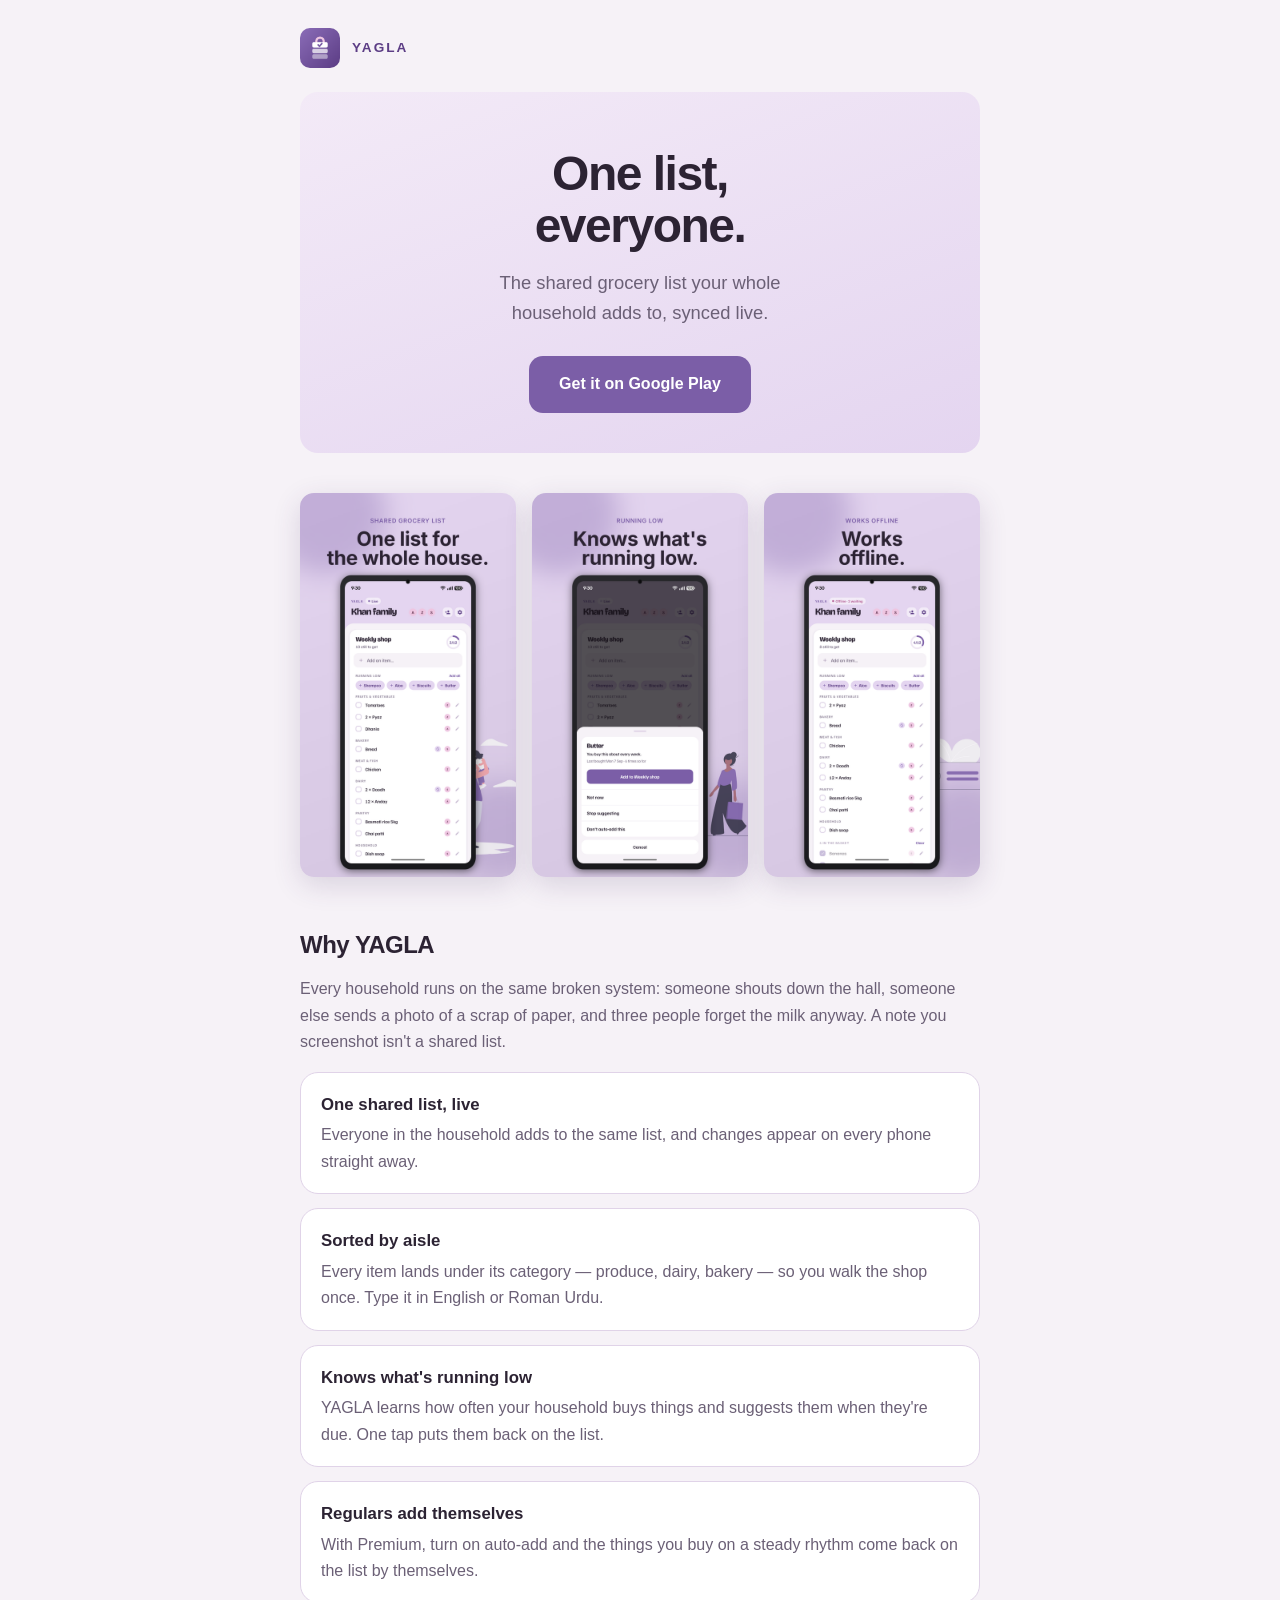
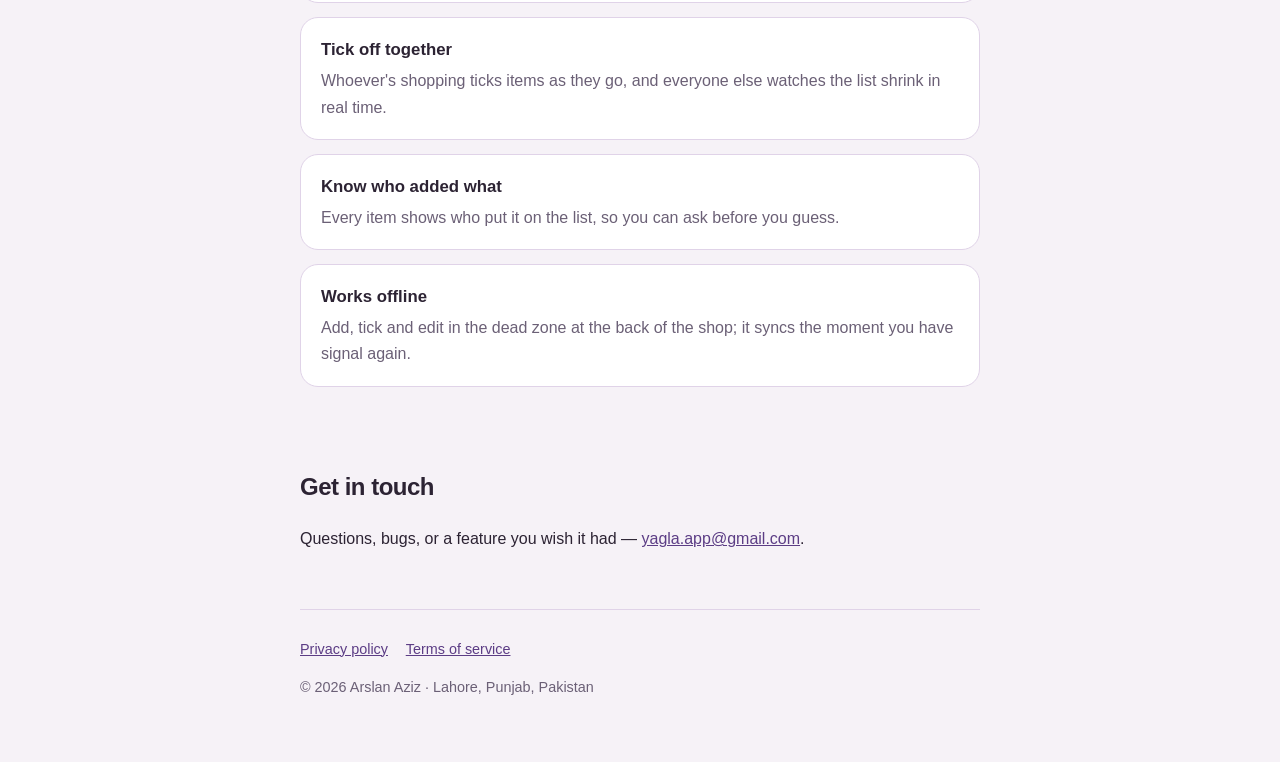
<file: index.html>
<!DOCTYPE html>
<html lang="en">
<head>
<meta charset="utf-8">
<meta name="viewport" content="width=device-width, initial-scale=1">
<title>YAGLA — One shared grocery list for the whole household</title>
<meta name="description" content="YAGLA is a shared household grocery list. Everyone adds to the same list, it is sorted by aisle, it learns what you run out of, and it works offline.">
<link rel="icon" href="assets/icon.png?v=20260915">
<link rel="stylesheet" href="styles.css">
</head>
<body>

<div class="wrap">

  <header class="site">
    <a class="brand" href="index.html">
      <img src="assets/icon.png?v=20260915" alt="YAGLA app icon">
      <span>YAGLA</span>
    </a>
  </header>

  <main>

    <section class="hero">
      <h1>One list,<br>everyone.</h1>
      <p class="lead">The shared grocery list your whole household adds to, synced live.</p>
      <a class="cta" href="https://play.google.com/store/apps/details?id=com.tidoo.yagla">Get it on Google Play</a>
    </section>

    <div class="shots">
      <img src="assets/1.png?v=20260915" alt="YAGLA home screen: the Khan family's shared weekly shop, sorted by category, with Running low suggestions">
      <img src="assets/2.png?v=20260915" alt="Running low: YAGLA notices butter is bought about every week and offers to add it">
      <img src="assets/3.png?v=20260915" alt="The list still working with no signal, with two ticks waiting to sync">
    </div>

    <section>
      <h2>Why YAGLA</h2>
      <p style="color:var(--muted);margin-top:-8px">
        Every household runs on the same broken system: someone shouts down the
        hall, someone else sends a photo of a scrap of paper, and three people
        forget the milk anyway. A note you screenshot isn't a shared list.
      </p>

      <div class="features">
        <div class="feature">
          <h3>One shared list, live</h3>
          <p>Everyone in the household adds to the same list, and changes appear on every phone straight away.</p>
        </div>
        <div class="feature">
          <h3>Sorted by aisle</h3>
          <p>Every item lands under its category — produce, dairy, bakery — so you walk the shop once. Type it in English or Roman Urdu.</p>
        </div>
        <div class="feature">
          <h3>Knows what's running low</h3>
          <p>YAGLA learns how often your household buys things and suggests them when they're due. One tap puts them back on the list.</p>
        </div>
        <div class="feature">
          <h3>Regulars add themselves</h3>
          <p>With Premium, turn on auto-add and the things you buy on a steady rhythm come back on the list by themselves.</p>
        </div>
        <div class="feature">
          <h3>Tick off together</h3>
          <p>Whoever's shopping ticks items as they go, and everyone else watches the list shrink in real time.</p>
        </div>
        <div class="feature">
          <h3>Know who added what</h3>
          <p>Every item shows who put it on the list, so you can ask before you guess.</p>
        </div>
        <div class="feature">
          <h3>Works offline</h3>
          <p>Add, tick and edit in the dead zone at the back of the shop; it syncs the moment you have signal again.</p>
        </div>
      </div>
    </section>

    <section class="contact">
      <h2>Get in touch</h2>
      <p>
        Questions, bugs, or a feature you wish it had —
        <a href="mailto:yagla.app@gmail.com">yagla.app@gmail.com</a>.
      </p>
    </section>

  </main>

  <footer class="site">
    <a href="privacy.html">Privacy policy</a>
    <a href="terms.html">Terms of service</a>
    <p>© 2026 Arslan Aziz · Lahore, Punjab, Pakistan</p>
  </footer>

</div>

</body>
</html>
</file>
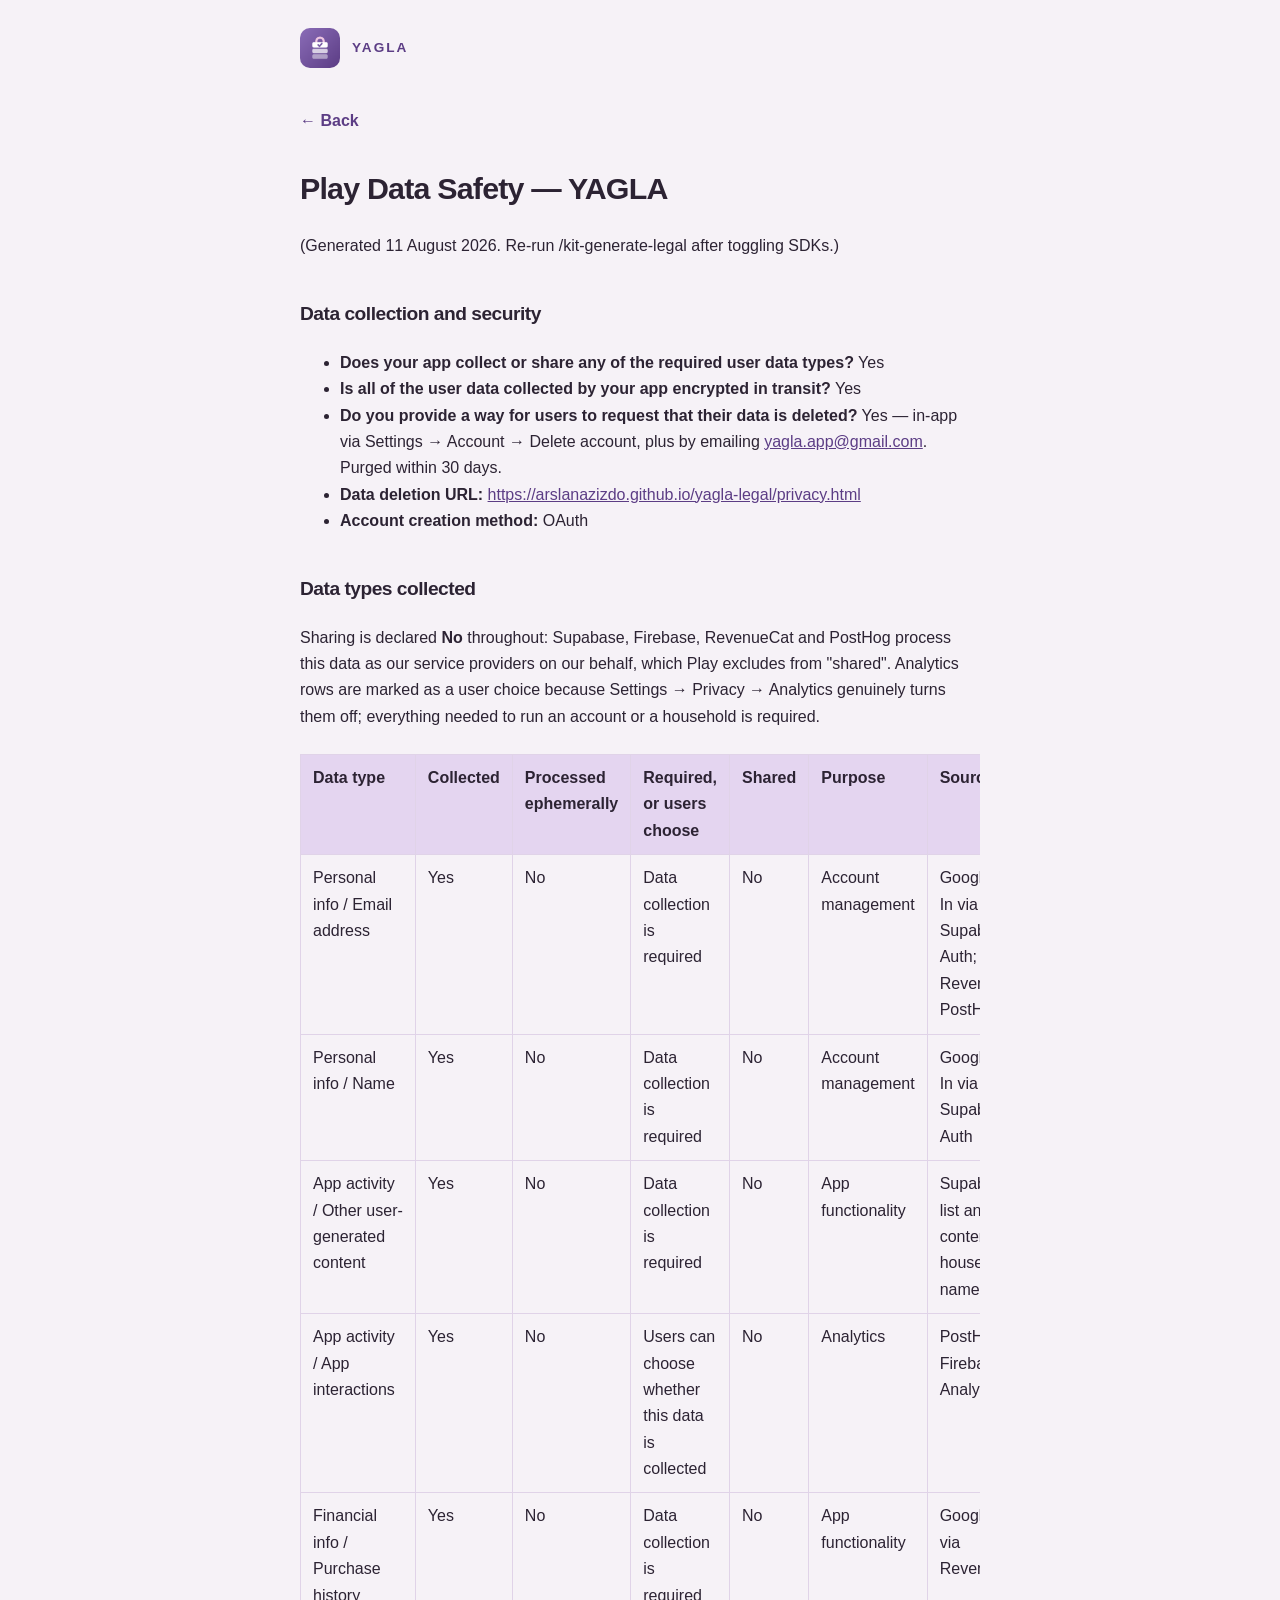
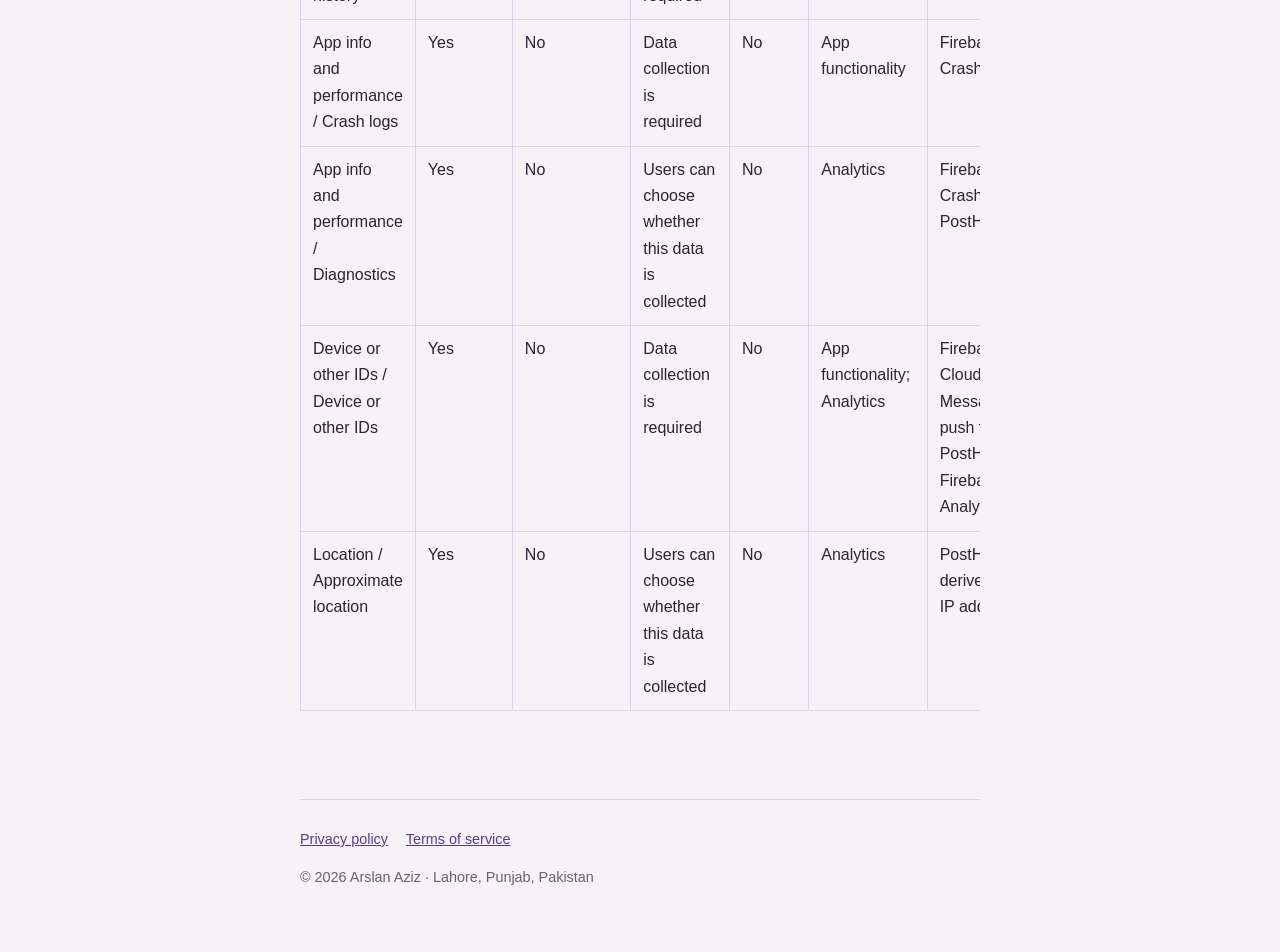
<file: data-safety.html>
<!DOCTYPE html>
<html lang="en">
<head>
<meta charset="utf-8">
<meta name="viewport" content="width=device-width, initial-scale=1">
<title>Data Safety — YAGLA</title>
<meta name="description" content="Reference copy of the Play Data safety answers.">
<meta name="robots" content="noindex, nofollow">
<link rel="icon" href="assets/icon.png">
<link rel="stylesheet" href="styles.css">
</head>
<body>
<div class="wrap">
  <header class="site">
    <a class="brand" href="index.html">
      <img src="assets/icon.png" alt="YAGLA app icon">
      <span>YAGLA</span>
    </a>
  </header>
  <main class="legal">
    <a class="back" href="index.html">← Back</a>
<h1>Play Data Safety — YAGLA</h1>
<p>(Generated 11 August 2026. Re-run /kit-generate-legal after toggling SDKs.)</p>
<h2>Data collection and security</h2>
<ul>
<li><strong>Does your app collect or share any of the required user data types?</strong> Yes</li>
<li><strong>Is all of the user data collected by your app encrypted in transit?</strong> Yes</li>
<li><strong>Do you provide a way for users to request that their data is deleted?</strong> Yes — in-app via
Settings → Account → Delete account, plus by emailing <a href="mailto:yagla.app@gmail.com">yagla.app@gmail.com</a>. Purged within
30 days.</li>
<li><strong>Data deletion URL:</strong> <a href="https://arslanazizdo.github.io/yagla-legal/privacy.html">https://arslanazizdo.github.io/yagla-legal/privacy.html</a></li>
<li><strong>Account creation method:</strong> OAuth</li>
</ul>
<h2>Data types collected</h2>
<p>Sharing is declared <strong>No</strong> throughout: Supabase, Firebase, RevenueCat and PostHog process this
data as our service providers on our behalf, which Play excludes from &quot;shared&quot;. Analytics rows
are marked as a user choice because Settings → Privacy → Analytics genuinely turns them off;
everything needed to run an account or a household is required.</p>
<table>
<thead>
<tr>
<th>Data type</th>
<th>Collected</th>
<th>Processed ephemerally</th>
<th>Required, or users choose</th>
<th>Shared</th>
<th>Purpose</th>
<th>Source</th>
</tr>
</thead>
<tbody><tr>
<td>Personal info / Email address</td>
<td>Yes</td>
<td>No</td>
<td>Data collection is required</td>
<td>No</td>
<td>Account management</td>
<td>Google Sign-In via Supabase Auth; RevenueCat; PostHog</td>
</tr>
<tr>
<td>Personal info / Name</td>
<td>Yes</td>
<td>No</td>
<td>Data collection is required</td>
<td>No</td>
<td>Account management</td>
<td>Google Sign-In via Supabase Auth</td>
</tr>
<tr>
<td>App activity / Other user-generated content</td>
<td>Yes</td>
<td>No</td>
<td>Data collection is required</td>
<td>No</td>
<td>App functionality</td>
<td>Supabase — list and item contents, household names</td>
</tr>
<tr>
<td>App activity / App interactions</td>
<td>Yes</td>
<td>No</td>
<td>Users can choose whether this data is collected</td>
<td>No</td>
<td>Analytics</td>
<td>PostHog; Firebase Analytics</td>
</tr>
<tr>
<td>Financial info / Purchase history</td>
<td>Yes</td>
<td>No</td>
<td>Data collection is required</td>
<td>No</td>
<td>App functionality</td>
<td>Google Play via RevenueCat</td>
</tr>
<tr>
<td>App info and performance / Crash logs</td>
<td>Yes</td>
<td>No</td>
<td>Data collection is required</td>
<td>No</td>
<td>App functionality</td>
<td>Firebase Crashlytics</td>
</tr>
<tr>
<td>App info and performance / Diagnostics</td>
<td>Yes</td>
<td>No</td>
<td>Users can choose whether this data is collected</td>
<td>No</td>
<td>Analytics</td>
<td>Firebase Crashlytics; PostHog</td>
</tr>
<tr>
<td>Device or other IDs / Device or other IDs</td>
<td>Yes</td>
<td>No</td>
<td>Data collection is required</td>
<td>No</td>
<td>App functionality; Analytics</td>
<td>Firebase Cloud Messaging push token; PostHog; Firebase Analytics</td>
</tr>
<tr>
<td>Location / Approximate location</td>
<td>Yes</td>
<td>No</td>
<td>Users can choose whether this data is collected</td>
<td>No</td>
<td>Analytics</td>
<td>PostHog, derived from IP address</td>
</tr>
</tbody></table>

  </main>
  <footer class="site">
    <a href="privacy.html">Privacy policy</a>
    <a href="terms.html">Terms of service</a>
    <p>© 2026 Arslan Aziz · Lahore, Punjab, Pakistan</p>
  </footer>
</div>
</body>
</html>
</file>
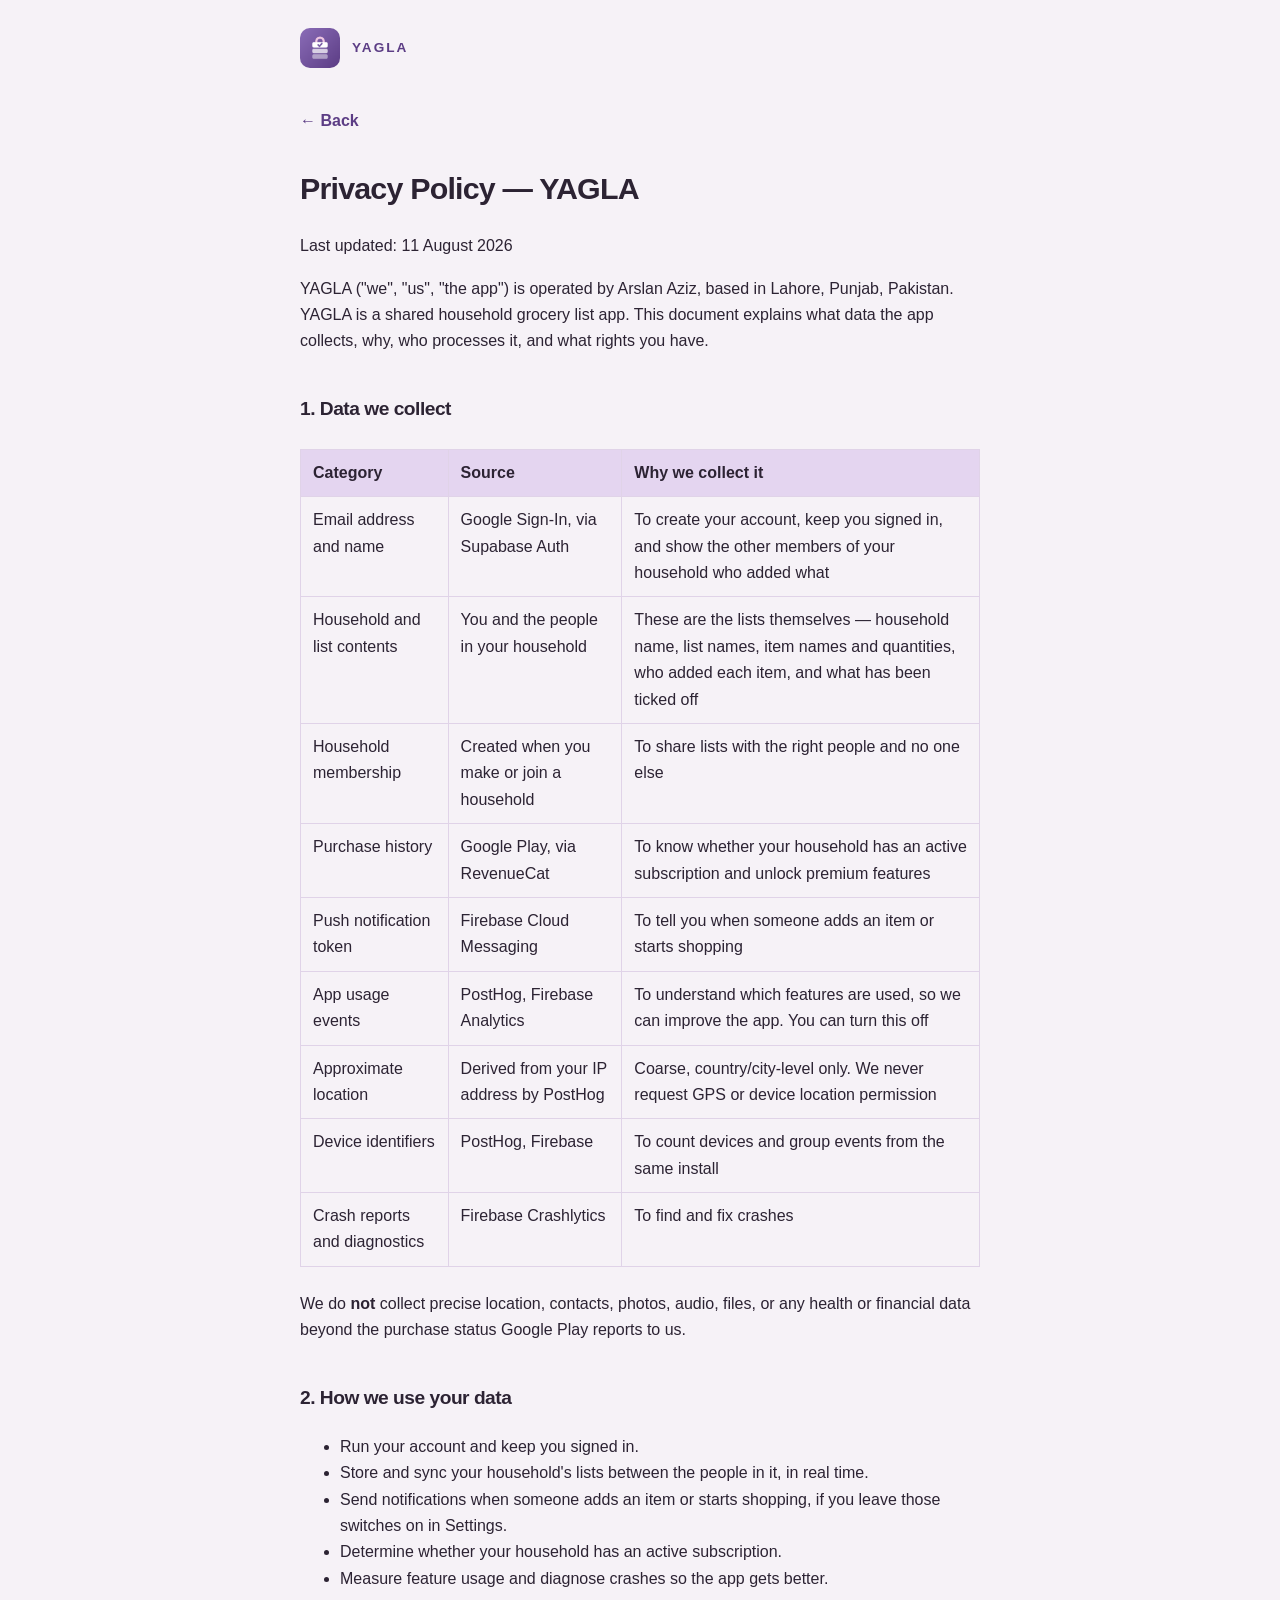
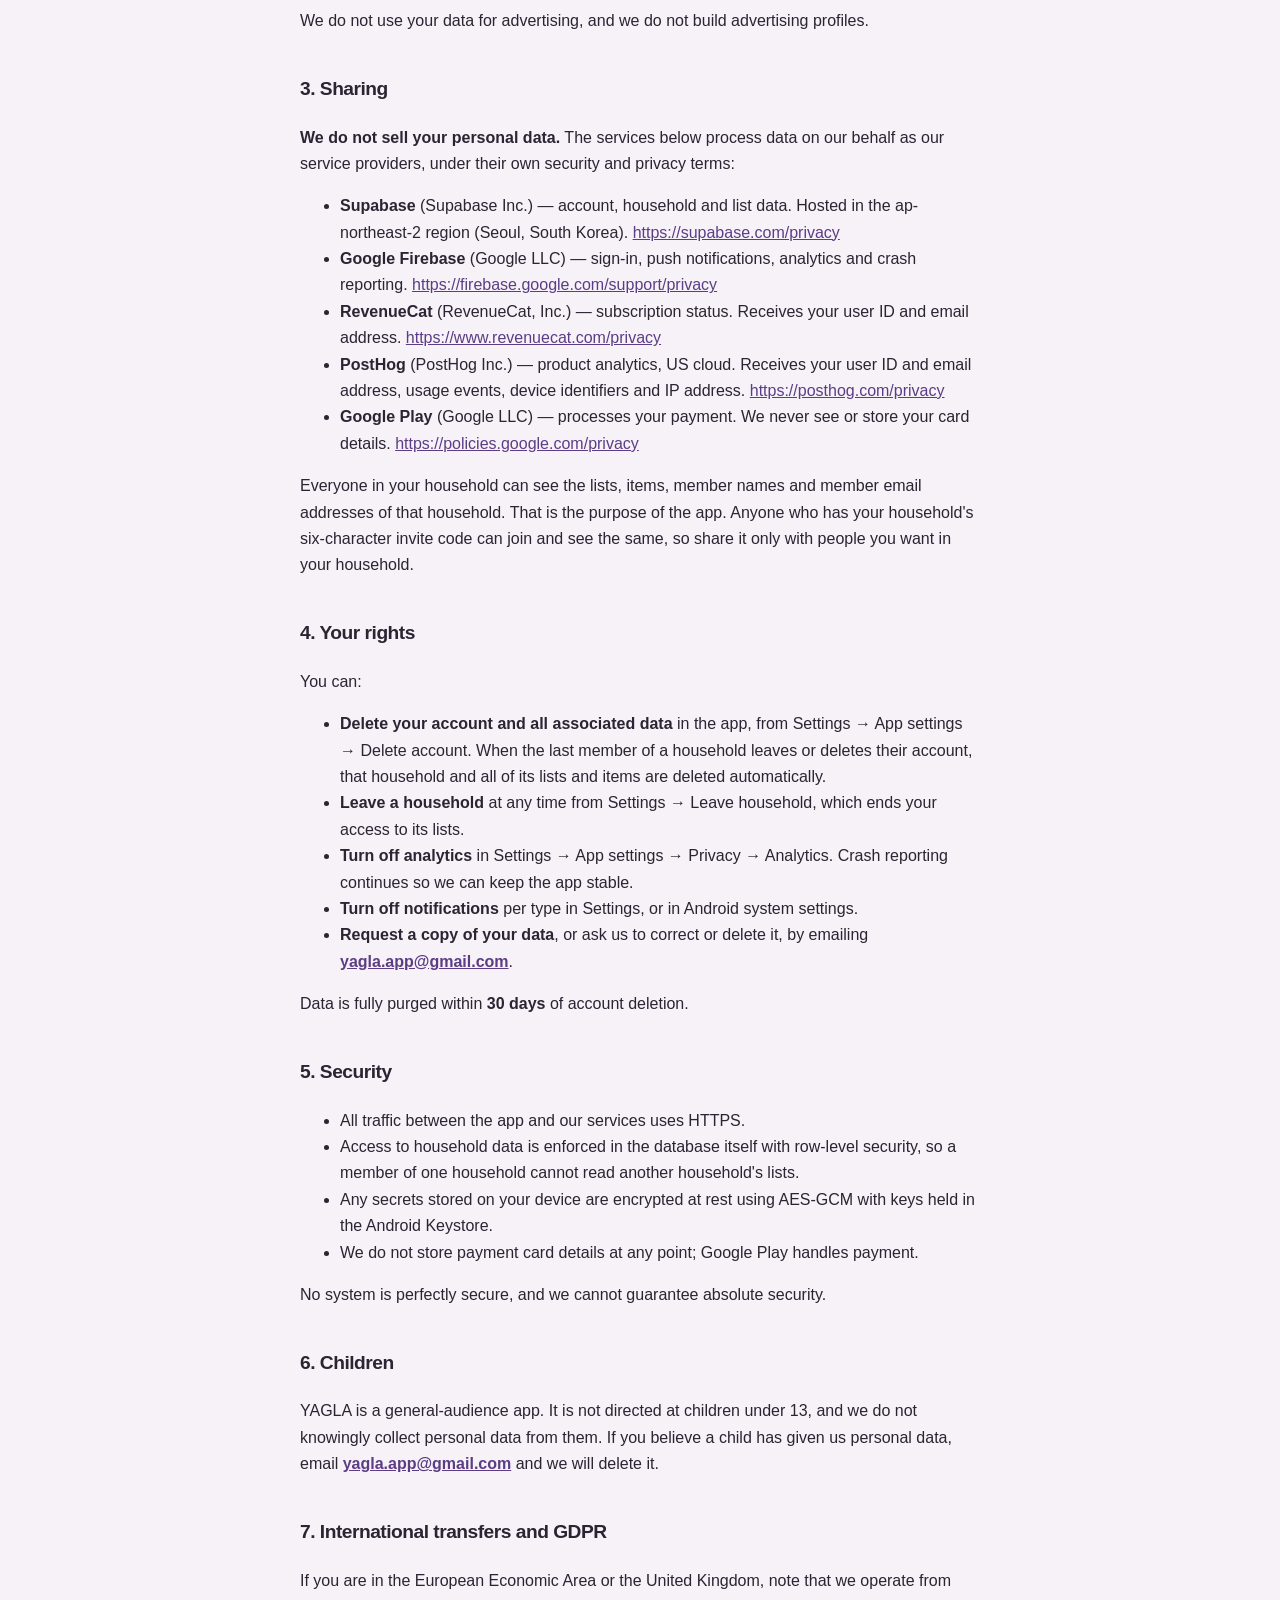
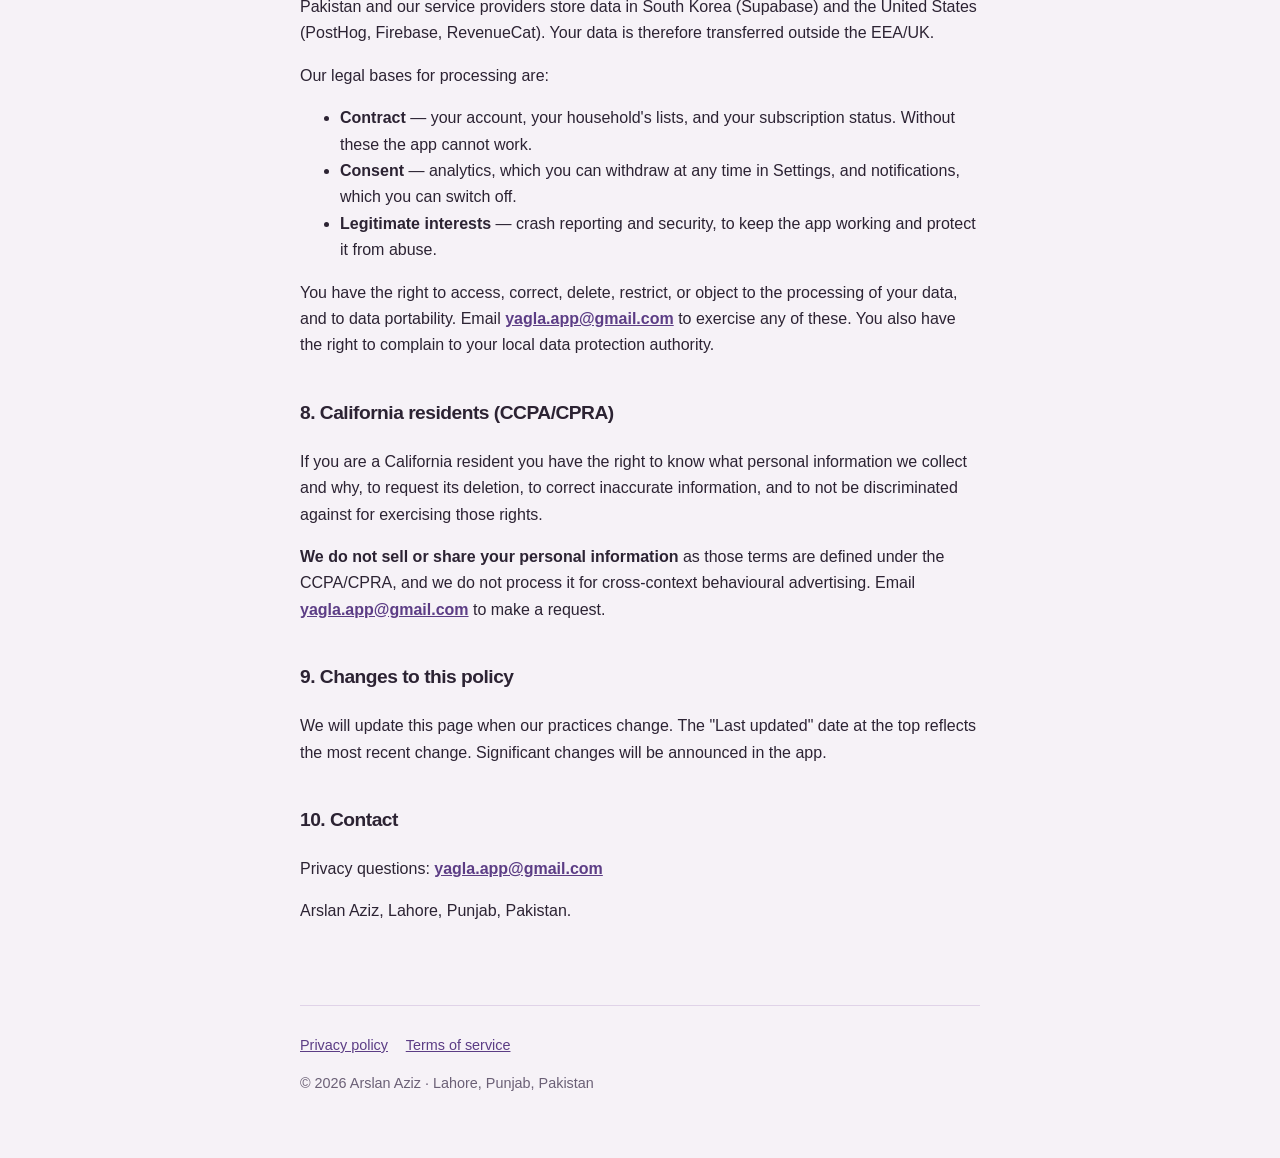
<file: privacy.html>
<!DOCTYPE html>
<html lang="en">
<head>
<meta charset="utf-8">
<meta name="viewport" content="width=device-width, initial-scale=1">
<title>Privacy Policy — YAGLA</title>
<meta name="description" content="How YAGLA collects, uses and protects your data.">
<link rel="icon" href="assets/icon.png">
<link rel="stylesheet" href="styles.css">
</head>
<body>
<div class="wrap">
  <header class="site">
    <a class="brand" href="index.html">
      <img src="assets/icon.png" alt="YAGLA app icon">
      <span>YAGLA</span>
    </a>
  </header>
  <main class="legal">
    <a class="back" href="index.html">← Back</a>
<h1>Privacy Policy — YAGLA</h1>
<p>Last updated: 11 August 2026</p>
<p>YAGLA (&quot;we&quot;, &quot;us&quot;, &quot;the app&quot;) is operated by Arslan Aziz, based in Lahore, Punjab,
Pakistan. YAGLA is a shared household grocery list app. This document explains
what data the app collects, why, who processes it, and what rights you have.</p>
<h2>1. Data we collect</h2>
<table>
<thead>
<tr>
<th>Category</th>
<th>Source</th>
<th>Why we collect it</th>
</tr>
</thead>
<tbody><tr>
<td>Email address and name</td>
<td>Google Sign-In, via Supabase Auth</td>
<td>To create your account, keep you signed in, and show the other members of your household who added what</td>
</tr>
<tr>
<td>Household and list contents</td>
<td>You and the people in your household</td>
<td>These are the lists themselves — household name, list names, item names and quantities, who added each item, and what has been ticked off</td>
</tr>
<tr>
<td>Household membership</td>
<td>Created when you make or join a household</td>
<td>To share lists with the right people and no one else</td>
</tr>
<tr>
<td>Purchase history</td>
<td>Google Play, via RevenueCat</td>
<td>To know whether your household has an active subscription and unlock premium features</td>
</tr>
<tr>
<td>Push notification token</td>
<td>Firebase Cloud Messaging</td>
<td>To tell you when someone adds an item or starts shopping</td>
</tr>
<tr>
<td>App usage events</td>
<td>PostHog, Firebase Analytics</td>
<td>To understand which features are used, so we can improve the app. You can turn this off</td>
</tr>
<tr>
<td>Approximate location</td>
<td>Derived from your IP address by PostHog</td>
<td>Coarse, country/city-level only. We never request GPS or device location permission</td>
</tr>
<tr>
<td>Device identifiers</td>
<td>PostHog, Firebase</td>
<td>To count devices and group events from the same install</td>
</tr>
<tr>
<td>Crash reports and diagnostics</td>
<td>Firebase Crashlytics</td>
<td>To find and fix crashes</td>
</tr>
</tbody></table>
<p>We do <strong>not</strong> collect precise location, contacts, photos, audio, files, or any
health or financial data beyond the purchase status Google Play reports to us.</p>
<h2>2. How we use your data</h2>
<ul>
<li>Run your account and keep you signed in.</li>
<li>Store and sync your household&#39;s lists between the people in it, in real time.</li>
<li>Send notifications when someone adds an item or starts shopping, if you leave
those switches on in Settings.</li>
<li>Determine whether your household has an active subscription.</li>
<li>Measure feature usage and diagnose crashes so the app gets better.</li>
</ul>
<p>We do not use your data for advertising, and we do not build advertising
profiles.</p>
<h2>3. Sharing</h2>
<p><strong>We do not sell your personal data.</strong> The services below process data on our
behalf as our service providers, under their own security and privacy terms:</p>
<ul>
<li><strong>Supabase</strong> (Supabase Inc.) — account, household and list data. Hosted in the
ap-northeast-2 region (Seoul, South Korea). <a href="https://supabase.com/privacy">https://supabase.com/privacy</a></li>
<li><strong>Google Firebase</strong> (Google LLC) — sign-in, push notifications, analytics and
crash reporting. <a href="https://firebase.google.com/support/privacy">https://firebase.google.com/support/privacy</a></li>
<li><strong>RevenueCat</strong> (RevenueCat, Inc.) — subscription status. Receives your user ID
and email address. <a href="https://www.revenuecat.com/privacy">https://www.revenuecat.com/privacy</a></li>
<li><strong>PostHog</strong> (PostHog Inc.) — product analytics, US cloud. Receives your user
ID and email address, usage events, device identifiers and IP address.
<a href="https://posthog.com/privacy">https://posthog.com/privacy</a></li>
<li><strong>Google Play</strong> (Google LLC) — processes your payment. We never see or store
your card details. <a href="https://policies.google.com/privacy">https://policies.google.com/privacy</a></li>
</ul>
<p>Everyone in your household can see the lists, items, member names and member
email addresses of that household. That is the purpose of the app. Anyone who
has your household&#39;s six-character invite code can join and see the same, so
share it only with people you want in your household.</p>
<h2>4. Your rights</h2>
<p>You can:</p>
<ul>
<li><strong>Delete your account and all associated data</strong> in the app, from Settings →
App settings → Delete account. When the last member of a household leaves or
deletes their account, that household and all of its lists and items are
deleted automatically.</li>
<li><strong>Leave a household</strong> at any time from Settings → Leave household, which ends
your access to its lists.</li>
<li><strong>Turn off analytics</strong> in Settings → App settings → Privacy → Analytics. Crash
reporting continues so we can keep the app stable.</li>
<li><strong>Turn off notifications</strong> per type in Settings, or in Android system settings.</li>
<li><strong>Request a copy of your data</strong>, or ask us to correct or delete it, by emailing
<strong><a href="mailto:yagla.app@gmail.com">yagla.app@gmail.com</a></strong>.</li>
</ul>
<p>Data is fully purged within <strong>30 days</strong> of account deletion.</p>
<h2>5. Security</h2>
<ul>
<li>All traffic between the app and our services uses HTTPS.</li>
<li>Access to household data is enforced in the database itself with row-level
security, so a member of one household cannot read another household&#39;s lists.</li>
<li>Any secrets stored on your device are encrypted at rest using AES-GCM with
keys held in the Android Keystore.</li>
<li>We do not store payment card details at any point; Google Play handles
payment.</li>
</ul>
<p>No system is perfectly secure, and we cannot guarantee absolute security.</p>
<h2>6. Children</h2>
<p>YAGLA is a general-audience app. It is not directed at children under 13, and we
do not knowingly collect personal data from them. If you believe a child has
given us personal data, email <strong><a href="mailto:yagla.app@gmail.com">yagla.app@gmail.com</a></strong> and we will delete it.</p>
<h2>7. International transfers and GDPR</h2>
<p>If you are in the European Economic Area or the United Kingdom, note that we
operate from Pakistan and our service providers store data in South Korea
(Supabase) and the United States (PostHog, Firebase, RevenueCat). Your data is
therefore transferred outside the EEA/UK.</p>
<p>Our legal bases for processing are:</p>
<ul>
<li><strong>Contract</strong> — your account, your household&#39;s lists, and your subscription
status. Without these the app cannot work.</li>
<li><strong>Consent</strong> — analytics, which you can withdraw at any time in Settings, and
notifications, which you can switch off.</li>
<li><strong>Legitimate interests</strong> — crash reporting and security, to keep the app
working and protect it from abuse.</li>
</ul>
<p>You have the right to access, correct, delete, restrict, or object to the
processing of your data, and to data portability. Email <strong><a href="mailto:yagla.app@gmail.com">yagla.app@gmail.com</a></strong>
to exercise any of these. You also have the right to complain to your local data
protection authority.</p>
<h2>8. California residents (CCPA/CPRA)</h2>
<p>If you are a California resident you have the right to know what personal
information we collect and why, to request its deletion, to correct inaccurate
information, and to not be discriminated against for exercising those rights.</p>
<p><strong>We do not sell or share your personal information</strong> as those terms are defined
under the CCPA/CPRA, and we do not process it for cross-context behavioural
advertising. Email <strong><a href="mailto:yagla.app@gmail.com">yagla.app@gmail.com</a></strong> to make a request.</p>
<h2>9. Changes to this policy</h2>
<p>We will update this page when our practices change. The &quot;Last updated&quot; date at
the top reflects the most recent change. Significant changes will be announced
in the app.</p>
<h2>10. Contact</h2>
<p>Privacy questions: <strong><a href="mailto:yagla.app@gmail.com">yagla.app@gmail.com</a></strong></p>
<p>Arslan Aziz, Lahore, Punjab, Pakistan.</p>

  </main>
  <footer class="site">
    <a href="privacy.html">Privacy policy</a>
    <a href="terms.html">Terms of service</a>
    <p>© 2026 Arslan Aziz · Lahore, Punjab, Pakistan</p>
  </footer>
</div>
</body>
</html>
</file>
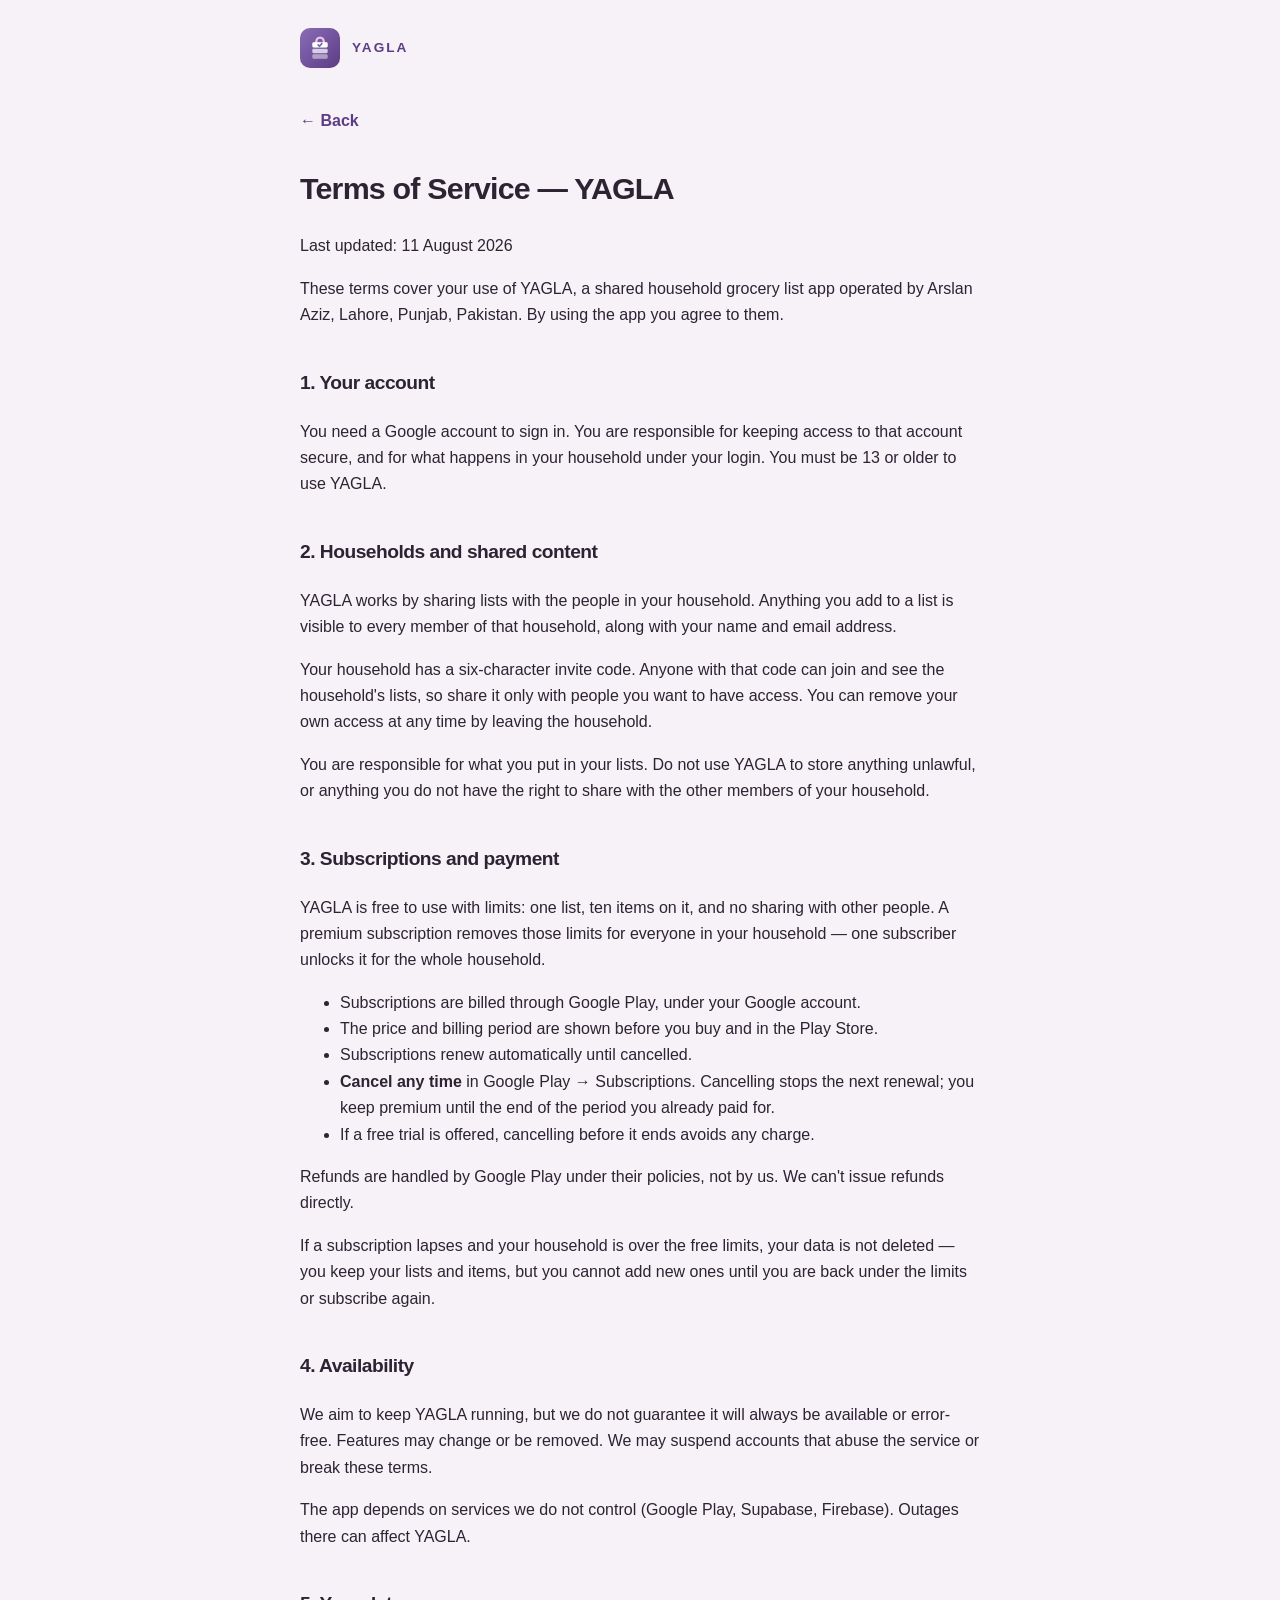
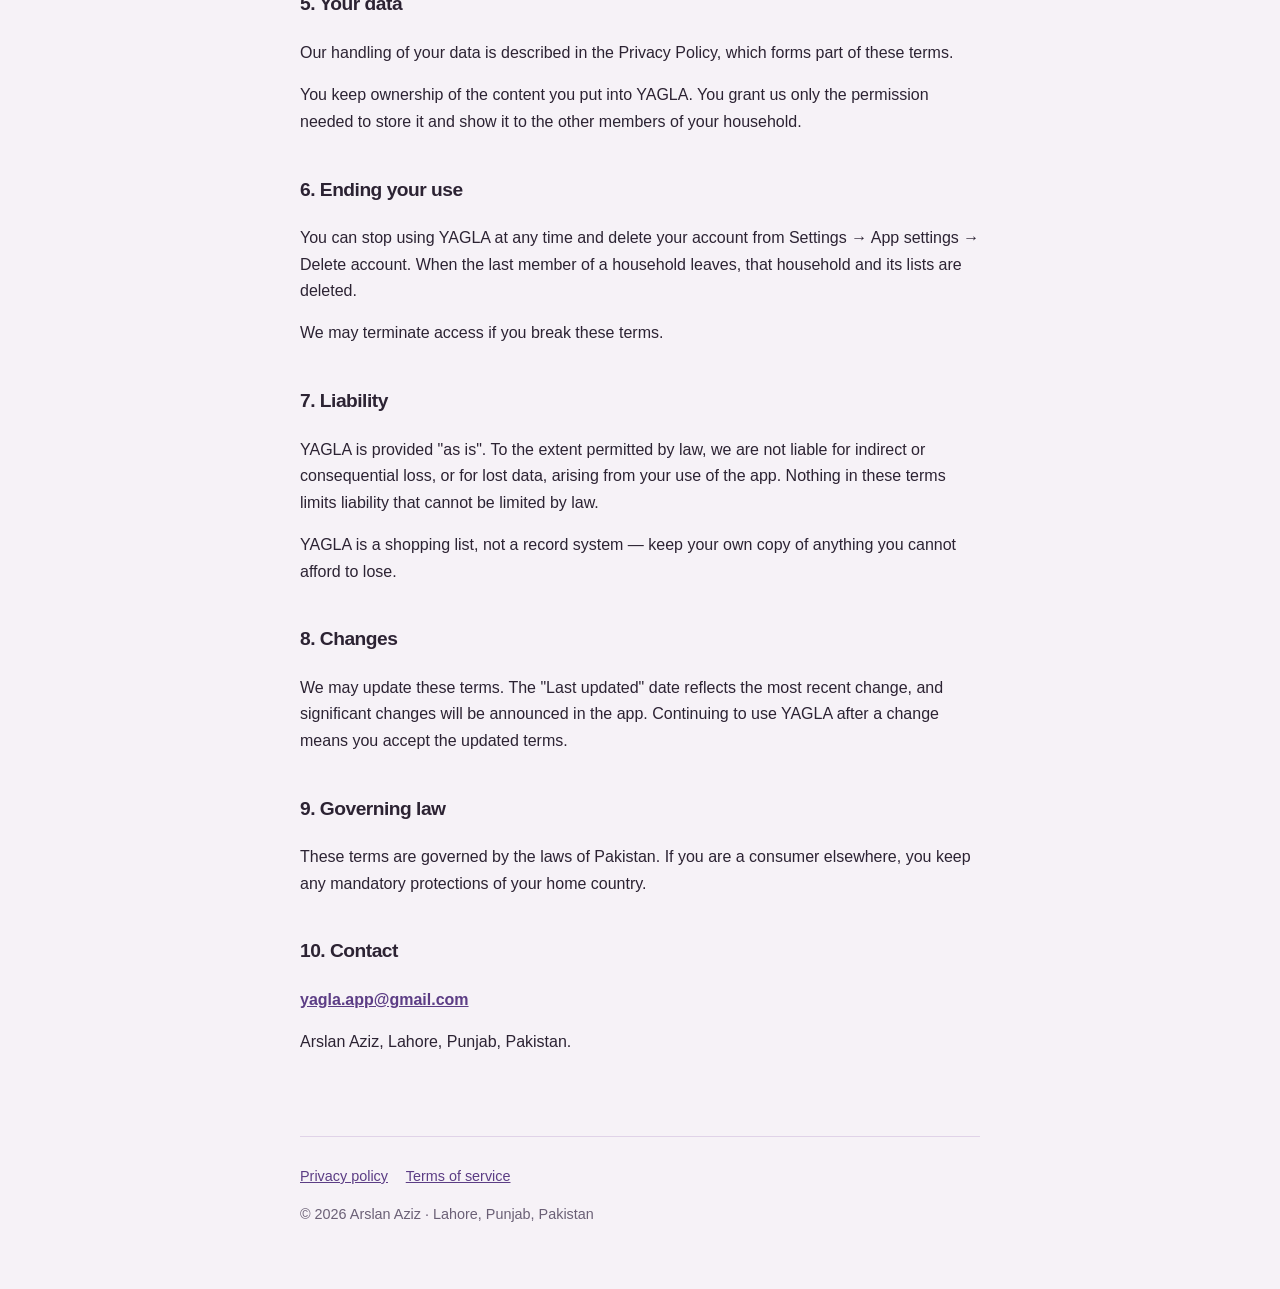
<file: terms.html>
<!DOCTYPE html>
<html lang="en">
<head>
<meta charset="utf-8">
<meta name="viewport" content="width=device-width, initial-scale=1">
<title>Terms of Service — YAGLA</title>
<meta name="description" content="The terms covering your use of YAGLA.">
<link rel="icon" href="assets/icon.png">
<link rel="stylesheet" href="styles.css">
</head>
<body>
<div class="wrap">
  <header class="site">
    <a class="brand" href="index.html">
      <img src="assets/icon.png" alt="YAGLA app icon">
      <span>YAGLA</span>
    </a>
  </header>
  <main class="legal">
    <a class="back" href="index.html">← Back</a>
<h1>Terms of Service — YAGLA</h1>
<p>Last updated: 11 August 2026</p>
<p>These terms cover your use of YAGLA, a shared household grocery list app
operated by Arslan Aziz, Lahore, Punjab, Pakistan. By using the app you agree to
them.</p>
<h2>1. Your account</h2>
<p>You need a Google account to sign in. You are responsible for keeping access to
that account secure, and for what happens in your household under your login.
You must be 13 or older to use YAGLA.</p>
<h2>2. Households and shared content</h2>
<p>YAGLA works by sharing lists with the people in your household. Anything you add
to a list is visible to every member of that household, along with your name and
email address.</p>
<p>Your household has a six-character invite code. Anyone with that code can join
and see the household&#39;s lists, so share it only with people you want to have
access. You can remove your own access at any time by leaving the household.</p>
<p>You are responsible for what you put in your lists. Do not use YAGLA to store
anything unlawful, or anything you do not have the right to share with the other
members of your household.</p>
<h2>3. Subscriptions and payment</h2>
<p>YAGLA is free to use with limits: one list, ten items on it, and no sharing with
other people. A premium subscription removes those limits for everyone in your
household — one subscriber unlocks it for the whole household.</p>
<ul>
<li>Subscriptions are billed through Google Play, under your Google account.</li>
<li>The price and billing period are shown before you buy and in the Play Store.</li>
<li>Subscriptions renew automatically until cancelled.</li>
<li><strong>Cancel any time</strong> in Google Play → Subscriptions. Cancelling stops the next
renewal; you keep premium until the end of the period you already paid for.</li>
<li>If a free trial is offered, cancelling before it ends avoids any charge.</li>
</ul>
<p>Refunds are handled by Google Play under their policies, not by us. We can&#39;t
issue refunds directly.</p>
<p>If a subscription lapses and your household is over the free limits, your data
is not deleted — you keep your lists and items, but you cannot add new ones
until you are back under the limits or subscribe again.</p>
<h2>4. Availability</h2>
<p>We aim to keep YAGLA running, but we do not guarantee it will always be
available or error-free. Features may change or be removed. We may suspend
accounts that abuse the service or break these terms.</p>
<p>The app depends on services we do not control (Google Play, Supabase, Firebase).
Outages there can affect YAGLA.</p>
<h2>5. Your data</h2>
<p>Our handling of your data is described in the Privacy Policy, which forms part of
these terms.</p>
<p>You keep ownership of the content you put into YAGLA. You grant us only the
permission needed to store it and show it to the other members of your
household.</p>
<h2>6. Ending your use</h2>
<p>You can stop using YAGLA at any time and delete your account from Settings → App
settings → Delete account. When the last member of a household leaves, that
household and its lists are deleted.</p>
<p>We may terminate access if you break these terms.</p>
<h2>7. Liability</h2>
<p>YAGLA is provided &quot;as is&quot;. To the extent permitted by law, we are not liable for
indirect or consequential loss, or for lost data, arising from your use of the
app. Nothing in these terms limits liability that cannot be limited by law.</p>
<p>YAGLA is a shopping list, not a record system — keep your own copy of anything
you cannot afford to lose.</p>
<h2>8. Changes</h2>
<p>We may update these terms. The &quot;Last updated&quot; date reflects the most recent
change, and significant changes will be announced in the app. Continuing to use
YAGLA after a change means you accept the updated terms.</p>
<h2>9. Governing law</h2>
<p>These terms are governed by the laws of Pakistan. If you are a consumer
elsewhere, you keep any mandatory protections of your home country.</p>
<h2>10. Contact</h2>
<p><strong><a href="mailto:yagla.app@gmail.com">yagla.app@gmail.com</a></strong></p>
<p>Arslan Aziz, Lahore, Punjab, Pakistan.</p>

  </main>
  <footer class="site">
    <a href="privacy.html">Privacy policy</a>
    <a href="terms.html">Terms of service</a>
    <p>© 2026 Arslan Aziz · Lahore, Punjab, Pakistan</p>
  </footer>
</div>
</body>
</html>
</file>
<file: styles.css>
/* YAGLA landing — one stylesheet, no build step, no external requests.
   Accent is BrandPrimary from the app's Color.kt so the site and the app match. */

:root {
  --accent: #7B5EA7;
  --accent-deep: #5C3D85;
  --lilac: #E4D5F0;
  --lilac-soft: #F3EAF7;
  --ground: #F6F2F7;
  --ink: #2C2333;
  --muted: #6B6076;
  --hairline: #E0D3E8;
  --radius: 18px;
  color-scheme: light;
}

* { box-sizing: border-box; }

body {
  margin: 0;
  font-family: -apple-system, BlinkMacSystemFont, "Segoe UI", Roboto, Helvetica, Arial, sans-serif;
  line-height: 1.65;
  color: var(--ink);
  background: var(--ground);
  -webkit-font-smoothing: antialiased;
}

.wrap {
  max-width: 720px;
  margin: 0 auto;
  padding: 0 20px;
}

/* ---------- Header ---------- */

header.site {
  padding: 28px 0 8px;
}

.brand {
  display: flex;
  align-items: center;
  gap: 12px;
  text-decoration: none;
  color: var(--ink);
}

.brand img { width: 40px; height: 40px; border-radius: 10px; }
.brand span { font-weight: 800; letter-spacing: 2px; font-size: 0.85rem; color: var(--accent-deep); }

/* ---------- Hero ---------- */

.hero {
  padding: 56px 0 40px;
  text-align: center;
  background: linear-gradient(160deg, var(--lilac-soft) 0%, var(--lilac) 100%);
  border-radius: var(--radius);
  margin-top: 16px;
}

.hero h1 {
  font-size: clamp(2rem, 7vw, 3rem);
  line-height: 1.08;
  letter-spacing: -1.5px;
  margin: 0 0 16px;
}

.hero p.lead {
  font-size: 1.15rem;
  color: var(--muted);
  margin: 0 auto 28px;
  max-width: 30ch;
}

.cta {
  display: inline-block;
  background: var(--accent);
  color: #fff;
  text-decoration: none;
  font-weight: 700;
  padding: 15px 30px;
  border-radius: 14px;
}

.cta:hover { background: var(--accent-deep); }

/* ---------- Screenshots ---------- */

.shots {
  display: flex;
  gap: 16px;
  justify-content: center;
  flex-wrap: wrap;
  margin: 40px 0 8px;
}

.shots img {
  width: 100%;
  max-width: 216px;
  height: auto;
  border-radius: 14px;
  box-shadow: 0 8px 28px rgba(70, 44, 102, 0.16);
}

/* ---------- Features ---------- */

section { padding: 40px 0; }

h2 {
  font-size: 1.5rem;
  letter-spacing: -0.5px;
  margin: 0 0 20px;
}

.features { display: grid; gap: 14px; }

.feature {
  background: #fff;
  border: 1px solid var(--hairline);
  border-radius: var(--radius);
  padding: 18px 20px;
}

.feature h3 { margin: 0 0 4px; font-size: 1.05rem; }
.feature p { margin: 0; color: var(--muted); }

/* ---------- Contact ---------- */

.contact a { color: var(--accent-deep); }

/* ---------- Legal pages ---------- */

.legal { padding: 32px 0 64px; }
.legal h1 { font-size: 1.9rem; letter-spacing: -0.8px; }
.legal h2 { font-size: 1.2rem; margin-top: 2em; }
.legal table { border-collapse: collapse; width: 100%; margin: 1.5em 0; display: block; overflow-x: auto; }
.legal th, .legal td { border: 1px solid var(--hairline); padding: 10px 12px; text-align: left; vertical-align: top; }
.legal th { background: var(--lilac); }
.legal a { color: var(--accent-deep); }
.legal code { background: var(--lilac-soft); padding: 2px 5px; border-radius: 4px; }

.back { display: inline-block; margin-bottom: 8px; color: var(--accent-deep); text-decoration: none; font-weight: 600; }

/* ---------- Footer ---------- */

footer.site {
  border-top: 1px solid var(--hairline);
  padding: 28px 0 48px;
  font-size: 0.9rem;
  color: var(--muted);
}

footer.site a { color: var(--accent-deep); margin-right: 14px; }

@media (max-width: 520px) {
  .shots img { max-width: 46%; }
}
</file>
